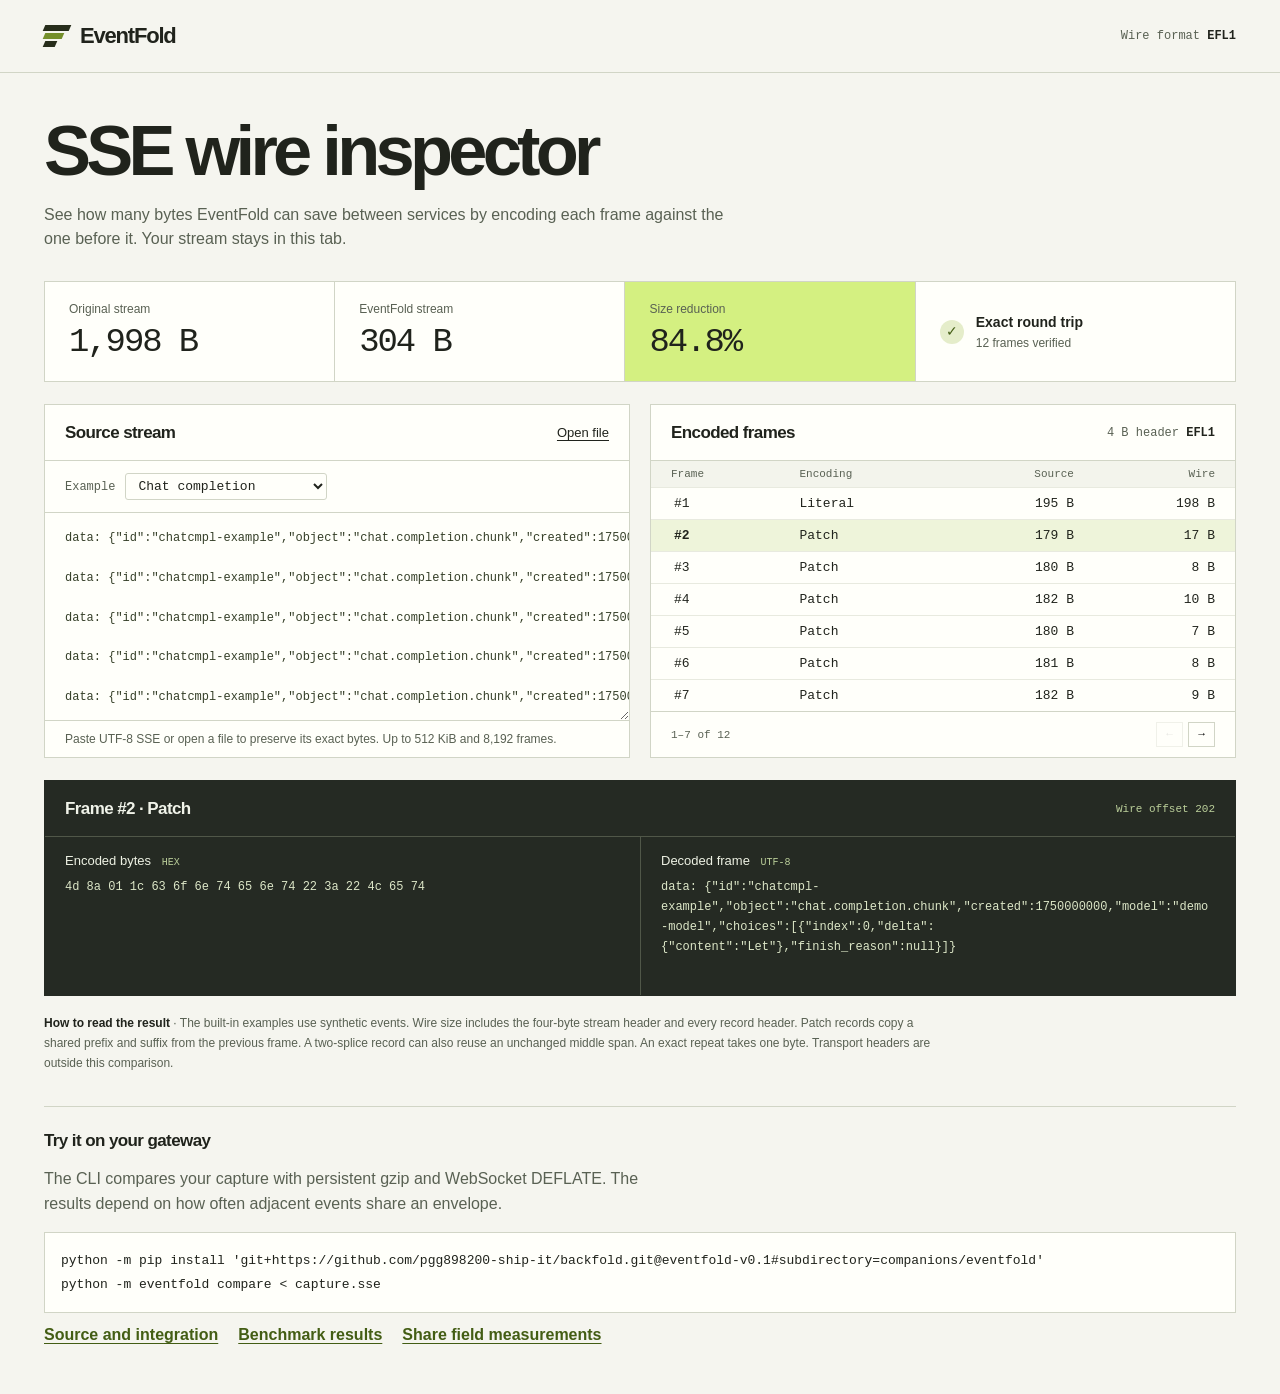
<file: companions/eventfold/demo/index.html>
<!doctype html>
<html lang="en">
<head>
  <meta charset="utf-8">
  <meta name="viewport" content="width=device-width,initial-scale=1">
  <meta name="color-scheme" content="light">
  <meta name="theme-color" content="#f5f5ef">
  <title>EventFold SSE codec · Compare streaming LLM event bytes</title>
  <meta name="description" content="Measure lossless event-at-a-time compression for LLM server-sent events. Inspect wire bytes locally and compare protocols on public, reproducible workloads.">
  <link rel="stylesheet" href="style.css">
  <script defer src="app.js"></script>
</head>
<body>
  <header class="mast"><div class="wrap mast-inner">
    <span class="brand"><i class="logomark" aria-hidden="true"><i></i><i></i><i></i></i>EventFold</span>
    <span class="version">Wire format <b>EFL1</b></span>
  </div></header>
  <main class="wrap">
    <section class="intro">
      <h1>SSE wire inspector</h1>
      <p>See how many bytes EventFold can save between services by encoding each frame against the one before it. Your stream stays in this tab.</p>
    </section>
    <section class="summary" aria-label="Stream comparison">
      <div class="stat"><span>Original stream</span><strong id="raw">—</strong></div>
      <div class="stat"><span>EventFold stream</span><strong id="packed">—</strong></div>
      <div class="stat delta"><span id="delta-label">Bytes saved</span><strong id="delta">—</strong></div>
      <div class="verify" aria-live="polite"><i id="check" aria-hidden="true"></i><div><strong id="status">Waiting for input</strong><small id="frame-count"></small></div></div>
    </section>
    <div id="error" role="alert" hidden></div>
    <div class="workspace">
      <section class="panel input-panel">
        <div class="panel-heading"><h2>Source stream</h2><label class="file-link">Open file<input type="file" id="file"></label></div>
        <div class="source-tools"><label for="samples">Example</label>
          <select id="samples"><option value="completion">Chat completion</option><option value="tools">Streamed tool call</option><option value="interleaved">Agent progress events</option><option value="mixed">Mixed events</option><option value="custom" disabled>Custom stream</option></select>
        </div>
        <label class="sr-only" for="source">SSE source bytes as UTF-8 text</label>
        <textarea id="source" spellcheck="false" autocapitalize="off" autocomplete="off" wrap="off"></textarea>
        <div class="footnote">Paste UTF-8 SSE or open a file to preserve its exact bytes. Up to 512 KiB and 8,192 frames.</div>
      </section>
      <section class="panel">
        <div class="panel-heading"><h2>Encoded frames</h2><span class="header-info">4 B header <b>EFL1</b></span></div>
        <div class="table-scroll">
          <table><caption class="sr-only">Wire size per frame. Select a frame to inspect its bytes.</caption>
            <thead><tr><th scope="col">Frame</th><th scope="col">Encoding</th><th scope="col">Source</th><th scope="col">Wire</th></tr></thead>
            <tbody id="rows"></tbody>
          </table>
        </div>
        <div class="pager"><span id="range"></span><div><button id="prev" aria-label="Previous frames">←</button><button id="next" aria-label="Next frames">→</button></div></div>
      </section>
    </div>
    <section class="detail" aria-label="Selected frame bytes">
      <div class="detail-heading"><h2 id="detail-title">Frame detail</h2><span id="wire-offset"></span></div>
      <div class="detail-body"><div><h3>Encoded bytes <span>HEX</span></h3><pre id="hex"></pre></div><div><h3>Decoded frame <span id="view-format">UTF-8</span></h3><pre id="decoded"></pre></div></div>
    </section>
    <p class="method"><b>How to read the result</b> · The built-in examples use synthetic events. Wire size includes the four-byte stream header and every record header. Patch records copy a shared prefix and suffix from the previous frame. A two-splice record can also reuse an unchanged middle span. An exact repeat takes one byte. Transport headers are outside this comparison.</p>
    <section class="install">
      <h2>Try it on your gateway</h2>
      <p>The CLI compares your capture with persistent gzip and WebSocket DEFLATE. The results depend on how often adjacent events share an envelope.</p>
      <pre><code>python -m pip install 'git+https://github.com/pgg898200-ship-it/backfold.git@eventfold-v0.1#subdirectory=companions/eventfold'
python -m eventfold compare &lt; capture.sse</code></pre>
      <nav aria-label="Release resources"><a href="https://github.com/pgg898200-ship-it/backfold/tree/eventfold-v0.1/companions/eventfold">Source and integration</a> <a href="https://github.com/pgg898200-ship-it/backfold/blob/eventfold-v0.1/companions/eventfold/bench/summary.csv">Benchmark results</a> <a href="https://github.com/pgg898200-ship-it/backfold/issues/new?title=EventFold%20field%20report">Share field measurements</a></nav>
    </section>
  </main>
</body>
</html>
</file>
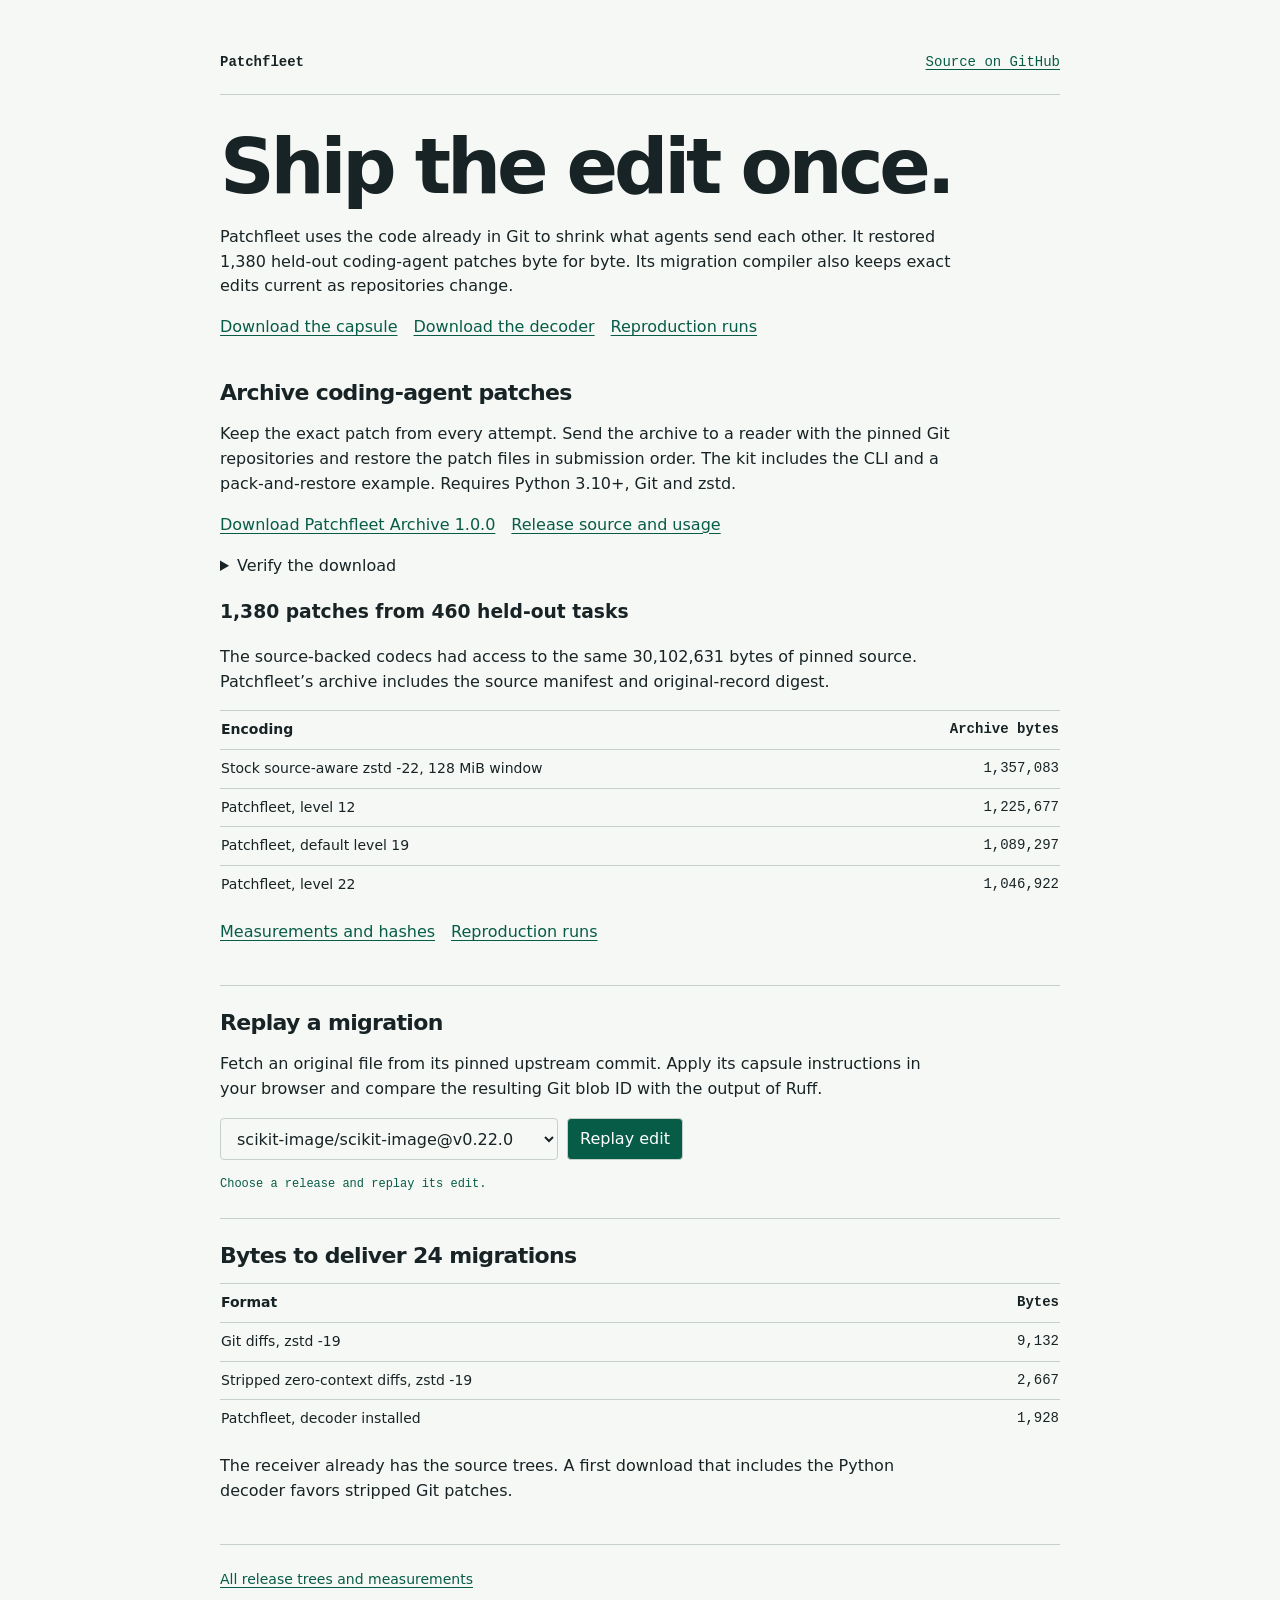
<file: labs/patchfleet/site/index.html>
<!doctype html>
<html lang="en"><head><meta charset="utf-8"><meta name="viewport" content="width=device-width,initial-scale=1">
<title>Patchfleet · Git-backed agent patches</title>
<style>
:root{color-scheme:light;--ink:#182325;--paper:#f6f8f5;--rule:#c7d0c8;--green:#075c47;--mono:"IBM Plex Mono",ui-monospace,monospace}*{box-sizing:border-box}body{margin:0;background:var(--paper);color:var(--ink);font:16px/1.55 Inter,system-ui,sans-serif}main{max-width:960px;margin:auto;padding:30px clamp(20px,5vw,60px) 60px}nav,section,footer{border-bottom:1px solid var(--rule);padding:24px 0}nav{display:flex;justify-content:space-between;font:14px var(--mono);align-items:center}a{color:var(--green);text-underline-offset:3px}h1{font-size:clamp(34px,6.8vw,76px);line-height:1.05;letter-spacing:-.055em;font-weight:590;margin:32px 0 18px;max-width:780px}h2{font-size:22px;line-height:1.2;letter-spacing:-.03em;margin:0 0 14px}p{max-width:72ch}button,select{font:inherit;border:1px solid var(--rule);border-radius:4px;padding:8px 12px;max-width:100%}button{background:var(--green);color:white;cursor:pointer}button:disabled{opacity:.65}select{background:var(--paper);color:var(--ink)}.controls{display:flex;gap:9px;flex-wrap:wrap}code,pre,output,.metrics{font-family:var(--mono)}pre{background:#e9eeea;white-space:pre-wrap;overflow-wrap:anywhere;padding:16px;font-size:13px;max-height:440px;overflow:auto}output{display:block;overflow-wrap:anywhere;font-size:12px;color:var(--green);margin-top:15px}table{border-collapse:collapse;width:100%;font-size:14px}th,td{text-align:left;border-top:1px solid var(--rule);padding:8px 1px}td:last-child,th:last-child{text-align:right;font-family:var(--mono)}.actions{display:flex;gap:16px;flex-wrap:wrap}footer{font-size:14px}
</style></head><body><main>
<nav><strong>Patchfleet</strong><a href="https://github.com/pgg898200-ship-it/backfold/tree/main/labs/patchfleet">Source on GitHub</a></nav>
<h1>Ship the edit once.</h1>
<p>Patchfleet uses the code already in Git to shrink what agents send each other. It restored 1,380 held-out coding-agent patches byte for byte. Its migration compiler also keeps exact edits current as repositories change.</p>
<p class="actions"><a href="numpy2.fleet.xz" download>Download the capsule</a><a href="fleet.py" download>Download the decoder</a><a href="https://github.com/pgg898200-ship-it/backfold/actions/workflows/patchfleet-reproduce.yml">Reproduction runs</a></p>
<section id="archive"><h2>Archive coding-agent patches</h2>
<p>Keep the exact patch from every attempt. Send the archive to a reader with the pinned Git repositories and restore the patch files in submission order. The kit includes the CLI and a pack-and-restore example. Requires Python 3.10+, Git and zstd.</p>
<p class="actions"><a href="releases/patchfleet-archive-1.0.0.zip" download>Download Patchfleet Archive 1.0.0</a><a href="https://github.com/pgg898200-ship-it/backfold/tree/release/patchfleet-archive-1.0.0/labs/patchfleet">Release source and usage</a></p>
<details><summary>Verify the download</summary><pre>sha256sum patchfleet-archive-1.0.0.zip
d94a8d0dba703cc064da10932f9983e907c6b666d02288e897d3d272bb803814</pre></details>
<h3>1,380 patches from 460 held-out tasks</h3><p>The source-backed codecs had access to the same 30,102,631 bytes of pinned source. Patchfleet’s archive includes the source manifest and original-record digest.</p>
<table><thead><tr><th>Encoding</th><th>Archive bytes</th></tr></thead><tbody><tr><td>Stock source-aware zstd -22, 128 MiB window</td><td>1,357,083</td></tr><tr><td>Patchfleet, level 12</td><td>1,225,677</td></tr><tr><td>Patchfleet, default level 19</td><td>1,089,297</td></tr><tr><td>Patchfleet, level 22</td><td>1,046,922</td></tr></tbody></table>
<p class="actions"><a href="https://github.com/pgg898200-ship-it/backfold/blob/release/patchfleet-archive-1.0.0/labs/patchfleet/research/release-1.0.0.local.json">Measurements and hashes</a><a href="https://github.com/pgg898200-ship-it/backfold/actions/workflows/patchfleet-reproduce.yml">Reproduction runs</a></p></section>
<section><h2>Replay a migration</h2><p>Fetch an original file from its pinned upstream commit. Apply its capsule instructions in your browser and compare the resulting Git blob ID with the output of Ruff.</p>
<div class="controls"><select id="cases" aria-label="Upstream release"></select><button id="run" disabled>Replay edit</button></div><output id="status" aria-live="polite">Loading release cases…</output><pre id="changes" hidden></pre></section>
<section><h2>Bytes to deliver 24 migrations</h2><table><thead><tr><th>Format</th><th>Bytes</th></tr></thead><tbody><tr><td>Git diffs, zstd -19</td><td>9,132</td></tr><tr><td>Stripped zero-context diffs, zstd -19</td><td>2,667</td></tr><tr><td>Patchfleet, decoder installed</td><td>1,928</td></tr></tbody></table><p>The receiver already has the source trees. A first download that includes the Python decoder favors stripped Git patches.</p></section>
<footer><a href="results.json">All release trees and measurements</a></footer></main><script type="module" src="replay.js"></script></body></html>
</file>
<file: companions/eventfold/demo/style.css>
:root{--bg:#f5f5ef;--sheet:#fffffa;--ink:#20231c;--muted:#596153;--line:#d1d5c6;--accent:#d4f081;--green:#435d14;--mono:"IBM Plex Mono","SFMono-Regular",Consolas,"Liberation Mono",monospace;font-family:"DM Sans",Inter,Arial,sans-serif;color:var(--ink);background:var(--bg);font-synthesis:none}
*{box-sizing:border-box}body{margin:0}button,textarea,select,input{font:inherit}button,select,.file-link{cursor:pointer}button:focus-visible,select:focus-visible,textarea:focus-visible,.file-link:focus-within{outline:2px solid #748f2b;outline-offset:2px}button:disabled{cursor:default;opacity:.32}
.wrap{max-width:1256px;width:calc(100% - 88px);margin:auto}.mast{border-bottom:1px solid var(--line)}.mast-inner{height:72px;display:flex;align-items:center;justify-content:space-between}.brand{display:flex;align-items:center;gap:10px;font-size:22px;font-weight:750;letter-spacing:-1.2px}.logomark{width:26px;height:28px;display:inline-grid;align-content:center;gap:2px}.logomark i{display:block;height:6px;background:#272d1b;transform:skew(-24deg)}.logomark i:nth-child(2){width:19px;background:#748f2b}.logomark i:nth-child(3){width:12px}.version,.header-info{color:var(--muted);font:12px var(--mono)}.version b,.header-info b{font-weight:600;color:var(--ink)}
.intro{padding:42px 0 29px}.intro h1{font-size:clamp(36px,5.5vw,72px);line-height:1.03;letter-spacing:-.067em;font-weight:650;margin:0}.intro p{max-width:680px;line-height:1.55;color:var(--muted);font-size:16px;margin:15px 0 0}
.summary{display:grid;grid-template-columns:1fr 1fr 1fr 1.1fr;border:1px solid var(--line);background:var(--sheet)}.stat,.verify{padding:20px 24px;min-width:0}.stat{border-right:1px solid var(--line)}.stat span,.verify small{display:block;color:var(--muted);font-size:12px}.stat strong{display:block;margin-top:8px;font:500 clamp(23px,2.65vw,35px)/1.1 var(--mono);letter-spacing:-.06em;font-variant-numeric:tabular-nums}.stat.delta{background:var(--accent)}.stat.delta.growth{background:#f1e4d2}.verify{display:flex;align-items:center;gap:12px}.verify strong{font-size:14px}.verify small{margin-top:5px}.verify i{height:24px;width:24px;flex:none;background:#e7e9de;display:grid;place-items:center;border-radius:100%;font:700 14px var(--mono);color:var(--green)}.verify i.good{background:#e5edca}.verify i.good:after{content:"✓"}
.workspace{display:grid;grid-template-columns:1fr 1fr;gap:20px;margin:22px 0}.panel{min-width:0;background:var(--sheet);border:1px solid var(--line);display:flex;flex-direction:column}.panel-heading,.detail-heading{display:flex;align-items:center;justify-content:space-between;padding:16px 20px;min-height:56px;gap:10px}.panel-heading{border-bottom:1px solid var(--line)}h2{font-size:17px;margin:0;letter-spacing:-.035em;font-weight:650}.file-link{position:relative;text-decoration:underline;text-underline-offset:3px;font-size:13px}.file-link input{position:absolute;inset:0;width:100%;opacity:0;cursor:pointer}.source-tools{display:flex;align-items:center;gap:10px;padding:12px 20px;border-bottom:1px solid var(--line);color:var(--muted);font:12px var(--mono)}select{background:var(--sheet);border:1px solid var(--line);border-radius:3px;color:var(--ink);font:13px var(--mono);padding:4px 8px;max-width:75%}textarea{width:100%;flex:1;min-height:200px;border:0;padding:16px 20px;background:transparent;color:#353f28;font:12px/1.65 var(--mono);resize:vertical}.footnote,.pager{padding:10px 20px;border-top:1px solid var(--line);font-size:12px;color:var(--muted);line-height:1.4}.table-scroll{overflow:auto;flex:1}table{width:100%;border-collapse:collapse;text-align:left}th{color:var(--muted);font:500 11px var(--mono);background:#f3f4ec;white-space:nowrap}td{font:13px var(--mono)}th,td{padding:7px 12px}th:first-child,td:first-child{padding-left:20px}th:last-child,td:last-child{padding-right:20px}th:nth-child(n+3),td:nth-child(n+3){text-align:right}td{border-top:1px solid #e8eadf}tr[data-index]{cursor:pointer}tr[data-index]:hover{background:#f2f4e9}tr.chosen{background:#eef4da}.frame-pick{font:inherit;color:inherit;background:transparent;border:0;padding:1px 3px}.chosen .frame-pick{font-weight:bold}.pager{display:flex;justify-content:space-between;align-items:center;gap:8px;font:11px var(--mono)}.pager>div{display:flex;gap:5px}.pager button{background:var(--sheet);border:1px solid var(--line);width:27px;height:25px;line-height:1;cursor:pointer}.pager button:disabled{cursor:default}
.detail{background:#252a23;color:#f0f3e9;border:1px solid #252a23}.detail-heading{border-bottom:1px solid #505748}.detail-heading span,.detail h3 span{font:11px var(--mono);color:#bbcf9a}.detail-body{display:grid;grid-template-columns:1fr 1fr}.detail-body>div{min-width:0;padding:16px 20px 18px}.detail-body>div+div{border-left:1px solid #505748}.detail h3{margin:0 0 10px;font-size:13px;font-weight:500;color:#edf1e3}.detail h3 span{font-size:10px;margin-left:7px}.detail pre{margin:0;color:#dce6c7;font:12px/1.65 var(--mono);white-space:pre-wrap;overflow-wrap:anywhere;word-break:break-word;max-height:165px;overflow:auto}.method{font-size:12px;line-height:1.65;color:var(--muted);margin:18px 0 32px;max-width:890px}.method b{color:var(--ink)}#error{padding:10px 14px;background:#f8e7df;color:#843719;border:1px solid #d3ab99;margin-top:12px;font-size:14px}.sr-only{position:absolute;width:1px;height:1px;padding:0;margin:-1px;overflow:hidden;clip-path:inset(50%);border:0}
@media(max-width:860px){.wrap{width:calc(100% - 48px)}.stat,.verify{padding:15px}.workspace{gap:12px}.verify{gap:7px}.verify strong{font-size:12px}.header-info{font-size:10px}}
@media(max-width:680px){.wrap{width:calc(100% - 32px)}.mast-inner{height:52px}.intro{padding:26px 0 20px}.intro p{font-size:14px}.summary{grid-template-columns:1fr 1fr}.stat,.verify{padding:14px}.stat:nth-child(2){border-right:0}.stat:nth-child(1),.stat:nth-child(2){border-bottom:1px solid var(--line)}.workspace,.detail-body{grid-template-columns:minmax(0,1fr)}.workspace{margin:16px 0}.detail-body>div+div{border-left:0;border-top:1px solid #505748}.header-info{font-size:11px}textarea{height:175px;min-height:175px}.panel-heading,.detail-heading{min-height:47px;padding:12px 16px}.version{font-size:10px}}

.install { margin: 32px 0 48px; border-top: 1px solid var(--line); padding-top: 24px; }
.install p { max-width: 68ch; color: var(--muted); line-height: 1.55; }
.install pre { overflow-x: auto; padding: 16px; background: var(--sheet); border: 1px solid var(--line); font: 13px/1.8 var(--mono); }
.install nav { display: flex; flex-wrap: wrap; gap: 20px; }
.install a { color: var(--green); font-weight: 600; text-underline-offset: 3px; }
</file>
